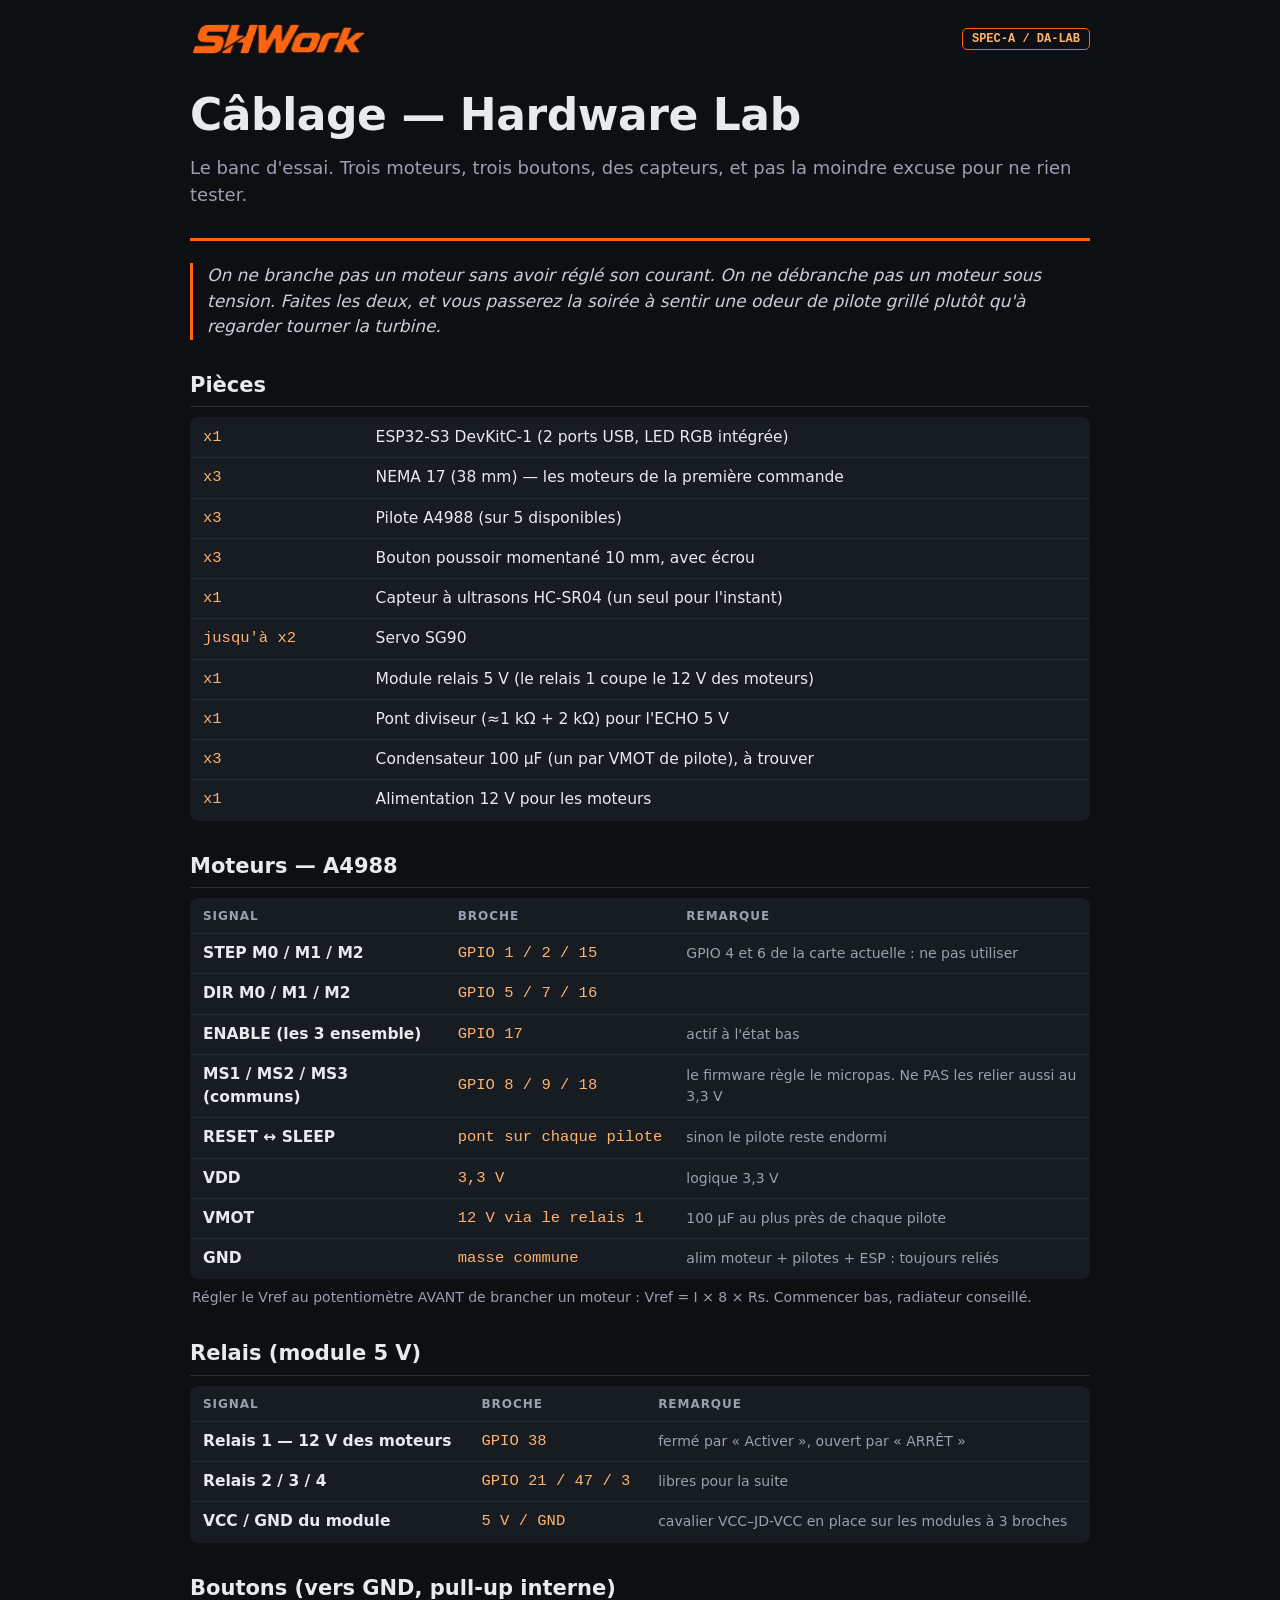
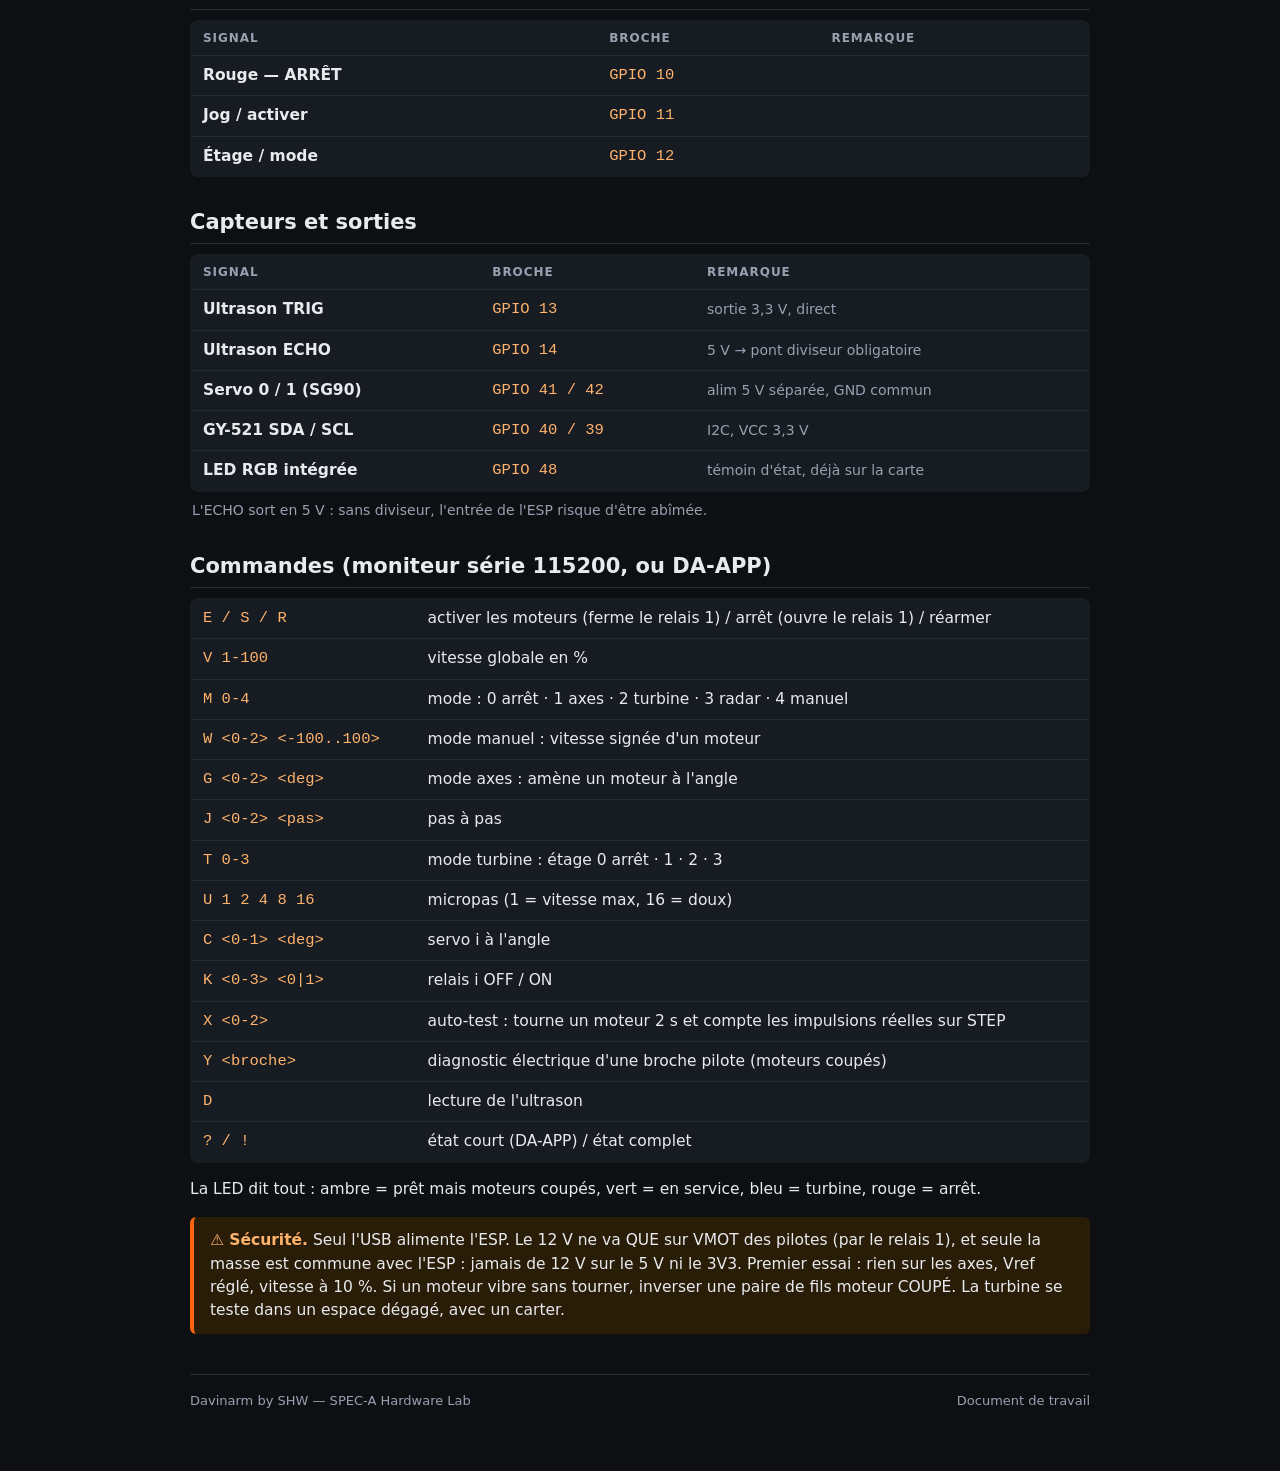
<file: web/docs/cablage_hardware_lab.html>
<!doctype html><html lang="fr"><head><meta charset="utf-8"><meta name="viewport" content="width=device-width,initial-scale=1"><title>Câblage — Hardware Lab</title>
<style>
:root{--bg:#0d0f13;--p:#171b22;--l:#262c36;--t:#e8eaee;--m:#98a1b0;--a:#ff6410;--a2:#ffb36b}
*{box-sizing:border-box}body{margin:0;background:var(--bg);color:var(--t);font:15.5px/1.5 "Segoe UI",system-ui,sans-serif}
.w{max-width:940px;margin:auto;padding:0 20px 60px}
header{border-bottom:3px solid var(--a);padding:22px 0 30px;margin-bottom:8px}
.top{display:flex;align-items:center;gap:14px;margin-bottom:26px}.logo{height:34px}.logo-txt{font-size:22px;color:var(--a)}
.code{margin-left:auto;font:600 12px Consolas,monospace;border:1px solid var(--a);color:var(--a2);padding:3px 9px;border-radius:5px}
h1{font-size:clamp(28px,5vw,44px);margin:0 0 6px;letter-spacing:-.01em}
.st{color:var(--m);margin:0;font-size:18px}
.lead{font-size:17px;color:#c9cfd9;font-style:italic;border-left:3px solid var(--a);padding-left:14px;margin:22px 0}
h2{font-size:21px;margin:30px 0 10px;border-bottom:1px solid var(--l);padding-bottom:5px}
.t{width:100%;border-collapse:collapse;background:var(--p);border:1px solid var(--l);border-radius:8px;overflow:hidden}
.t td,.t th{padding:8px 12px;border-bottom:1px solid var(--l);text-align:left}.t tr:last-child td{border-bottom:0}
.t th{color:var(--m);font-size:12px;letter-spacing:.08em;text-transform:uppercase}
td.q,.pin{font-family:Consolas,monospace;color:var(--a2);white-space:nowrap}td.c{color:var(--m);font-size:14px}
ol.et{counter-reset:e;list-style:none;padding:0}ol.et li{counter-increment:e;position:relative;padding:10px 0 10px 44px;border-bottom:1px solid var(--l)}
ol.et li:before{content:counter(e);position:absolute;left:0;top:8px;width:28px;height:28px;background:var(--a);color:#160800;border-radius:50%;display:flex;align-items:center;justify-content:center;font-weight:700}
.note{color:var(--m);font-size:14px;margin:8px 2px}
.warn{background:#2a1d08;border-left:4px solid var(--a);border-radius:6px;padding:12px 16px;margin:16px 0}.warn b{color:var(--a2)}
.fig{background:var(--p);border:1px solid var(--l);border-radius:8px;padding:14px;overflow:auto}
footer{margin-top:40px;border-top:1px solid var(--l);padding-top:16px;color:var(--m);font-size:13px;display:flex;justify-content:space-between;gap:12px;flex-wrap:wrap}
@media print{body{background:#fff;color:#111}.t,.fig{background:#fff;border-color:#ccc}.lead,.st,td.c,.note,.t th,footer{color:#555}.warn{background:#f6efe2}h2{break-after:avoid}.t,ol.et li,.warn{break-inside:avoid}}
</style></head><body><div class="w">
<header><div class="top"><img class="logo" src="[data-uri]" alt="SHWork"><span class="code">SPEC-A / DA-LAB</span></div><h1>Câblage — Hardware Lab</h1><p class="st">Le banc d&#x27;essai. Trois moteurs, trois boutons, des capteurs, et pas la moindre excuse pour ne rien tester.</p></header>
<p class="lead">On ne branche pas un moteur sans avoir réglé son courant. On ne débranche pas un moteur sous tension. Faites les deux, et vous passerez la soirée à sentir une odeur de pilote grillé plutôt qu&#x27;à regarder tourner la turbine.</p><h2>Pièces</h2><table class="t"><tbody><tr><td class="q">x1</td><td>ESP32-S3 DevKitC-1 (2 ports USB, LED RGB intégrée)</td></tr><tr><td class="q">x3</td><td>NEMA 17 (38 mm) — les moteurs de la première commande</td></tr><tr><td class="q">x3</td><td>Pilote A4988 (sur 5 disponibles)</td></tr><tr><td class="q">x3</td><td>Bouton poussoir momentané 10 mm, avec écrou</td></tr><tr><td class="q">x1</td><td>Capteur à ultrasons HC-SR04 (un seul pour l&#x27;instant)</td></tr><tr><td class="q">jusqu&#x27;à x2</td><td>Servo SG90</td></tr><tr><td class="q">x1</td><td>Module relais 5 V (le relais 1 coupe le 12 V des moteurs)</td></tr><tr><td class="q">x1</td><td>Pont diviseur (≈1 kΩ + 2 kΩ) pour l&#x27;ECHO 5 V</td></tr><tr><td class="q">x3</td><td>Condensateur 100 µF (un par VMOT de pilote), à trouver</td></tr><tr><td class="q">x1</td><td>Alimentation 12 V pour les moteurs</td></tr></tbody></table><h2>Moteurs — A4988</h2><table class="t cab"><thead><tr><th>Signal</th><th>Broche</th><th>Remarque</th></tr></thead><tbody><tr><td><b>STEP M0 / M1 / M2</b></td><td class="pin">GPIO 1 / 2 / 15</td><td class="c">GPIO 4 et 6 de la carte actuelle : ne pas utiliser</td></tr><tr><td><b>DIR M0 / M1 / M2</b></td><td class="pin">GPIO 5 / 7 / 16</td><td></td></tr><tr><td><b>ENABLE (les 3 ensemble)</b></td><td class="pin">GPIO 17</td><td class="c">actif à l&#x27;état bas</td></tr><tr><td><b>MS1 / MS2 / MS3 (communs)</b></td><td class="pin">GPIO 8 / 9 / 18</td><td class="c">le firmware règle le micropas. Ne PAS les relier aussi au 3,3 V</td></tr><tr><td><b>RESET ↔ SLEEP</b></td><td class="pin">pont sur chaque pilote</td><td class="c">sinon le pilote reste endormi</td></tr><tr><td><b>VDD</b></td><td class="pin">3,3 V</td><td class="c">logique 3,3 V</td></tr><tr><td><b>VMOT</b></td><td class="pin">12 V via le relais 1</td><td class="c">100 µF au plus près de chaque pilote</td></tr><tr><td><b>GND</b></td><td class="pin">masse commune</td><td class="c">alim moteur + pilotes + ESP : toujours reliés</td></tr></tbody></table><p class="note">Régler le Vref au potentiomètre AVANT de brancher un moteur : Vref = I × 8 × Rs. Commencer bas, radiateur conseillé.</p><h2>Relais (module 5 V)</h2><table class="t cab"><thead><tr><th>Signal</th><th>Broche</th><th>Remarque</th></tr></thead><tbody><tr><td><b>Relais 1 — 12 V des moteurs</b></td><td class="pin">GPIO 38</td><td class="c">fermé par « Activer », ouvert par « ARRÊT »</td></tr><tr><td><b>Relais 2 / 3 / 4</b></td><td class="pin">GPIO 21 / 47 / 3</td><td class="c">libres pour la suite</td></tr><tr><td><b>VCC / GND du module</b></td><td class="pin">5 V / GND</td><td class="c">cavalier VCC–JD-VCC en place sur les modules à 3 broches</td></tr></tbody></table><h2>Boutons (vers GND, pull-up interne)</h2><table class="t cab"><thead><tr><th>Signal</th><th>Broche</th><th>Remarque</th></tr></thead><tbody><tr><td><b>Rouge — ARRÊT</b></td><td class="pin">GPIO 10</td><td></td></tr><tr><td><b>Jog / activer</b></td><td class="pin">GPIO 11</td><td></td></tr><tr><td><b>Étage / mode</b></td><td class="pin">GPIO 12</td><td></td></tr></tbody></table><h2>Capteurs et sorties</h2><table class="t cab"><thead><tr><th>Signal</th><th>Broche</th><th>Remarque</th></tr></thead><tbody><tr><td><b>Ultrason TRIG</b></td><td class="pin">GPIO 13</td><td class="c">sortie 3,3 V, direct</td></tr><tr><td><b>Ultrason ECHO</b></td><td class="pin">GPIO 14</td><td class="c">5 V → pont diviseur obligatoire</td></tr><tr><td><b>Servo 0 / 1 (SG90)</b></td><td class="pin">GPIO 41 / 42</td><td class="c">alim 5 V séparée, GND commun</td></tr><tr><td><b>GY-521 SDA / SCL</b></td><td class="pin">GPIO 40 / 39</td><td class="c">I2C, VCC 3,3 V</td></tr><tr><td><b>LED RGB intégrée</b></td><td class="pin">GPIO 48</td><td class="c">témoin d&#x27;état, déjà sur la carte</td></tr></tbody></table><p class="note">L&#x27;ECHO sort en 5 V : sans diviseur, l&#x27;entrée de l&#x27;ESP risque d&#x27;être abîmée.</p><h2>Commandes (moniteur série 115200, ou DA-APP)</h2><table class="t cmd"><tbody><tr><td class="pin">E / S / R</td><td>activer les moteurs (ferme le relais 1) / arrêt (ouvre le relais 1) / réarmer</td></tr><tr><td class="pin">V 1-100</td><td>vitesse globale en %</td></tr><tr><td class="pin">M 0-4</td><td>mode : 0 arrêt · 1 axes · 2 turbine · 3 radar · 4 manuel</td></tr><tr><td class="pin">W &lt;0-2&gt; &lt;-100..100&gt;</td><td>mode manuel : vitesse signée d&#x27;un moteur</td></tr><tr><td class="pin">G &lt;0-2&gt; &lt;deg&gt;</td><td>mode axes : amène un moteur à l&#x27;angle</td></tr><tr><td class="pin">J &lt;0-2&gt; &lt;pas&gt;</td><td>pas à pas</td></tr><tr><td class="pin">T 0-3</td><td>mode turbine : étage 0 arrêt · 1 · 2 · 3</td></tr><tr><td class="pin">U 1 2 4 8 16</td><td>micropas (1 = vitesse max, 16 = doux)</td></tr><tr><td class="pin">C &lt;0-1&gt; &lt;deg&gt;</td><td>servo i à l&#x27;angle</td></tr><tr><td class="pin">K &lt;0-3&gt; &lt;0|1&gt;</td><td>relais i OFF / ON</td></tr><tr><td class="pin">X &lt;0-2&gt;</td><td>auto-test : tourne un moteur 2 s et compte les impulsions réelles sur STEP</td></tr><tr><td class="pin">Y &lt;broche&gt;</td><td>diagnostic électrique d&#x27;une broche pilote (moteurs coupés)</td></tr><tr><td class="pin">D</td><td>lecture de l&#x27;ultrason</td></tr><tr><td class="pin">? / !</td><td>état court (DA-APP) / état complet</td></tr></tbody></table><p>La LED dit tout : ambre = prêt mais moteurs coupés, vert = en service, bleu = turbine, rouge = arrêt.</p><div class="warn"><b>⚠ Sécurité.</b> Seul l&#x27;USB alimente l&#x27;ESP. Le 12 V ne va QUE sur VMOT des pilotes (par le relais 1), et seule la masse est commune avec l&#x27;ESP : jamais de 12 V sur le 5 V ni le 3V3. Premier essai : rien sur les axes, Vref réglé, vitesse à 10 %. Si un moteur vibre sans tourner, inverser une paire de fils moteur COUPÉ. La turbine se teste dans un espace dégagé, avec un carter.</div>
<footer><span>Davinarm by SHW — SPEC-A Hardware Lab</span><span>Document de travail</span></footer>
</div></body></html>
</file>
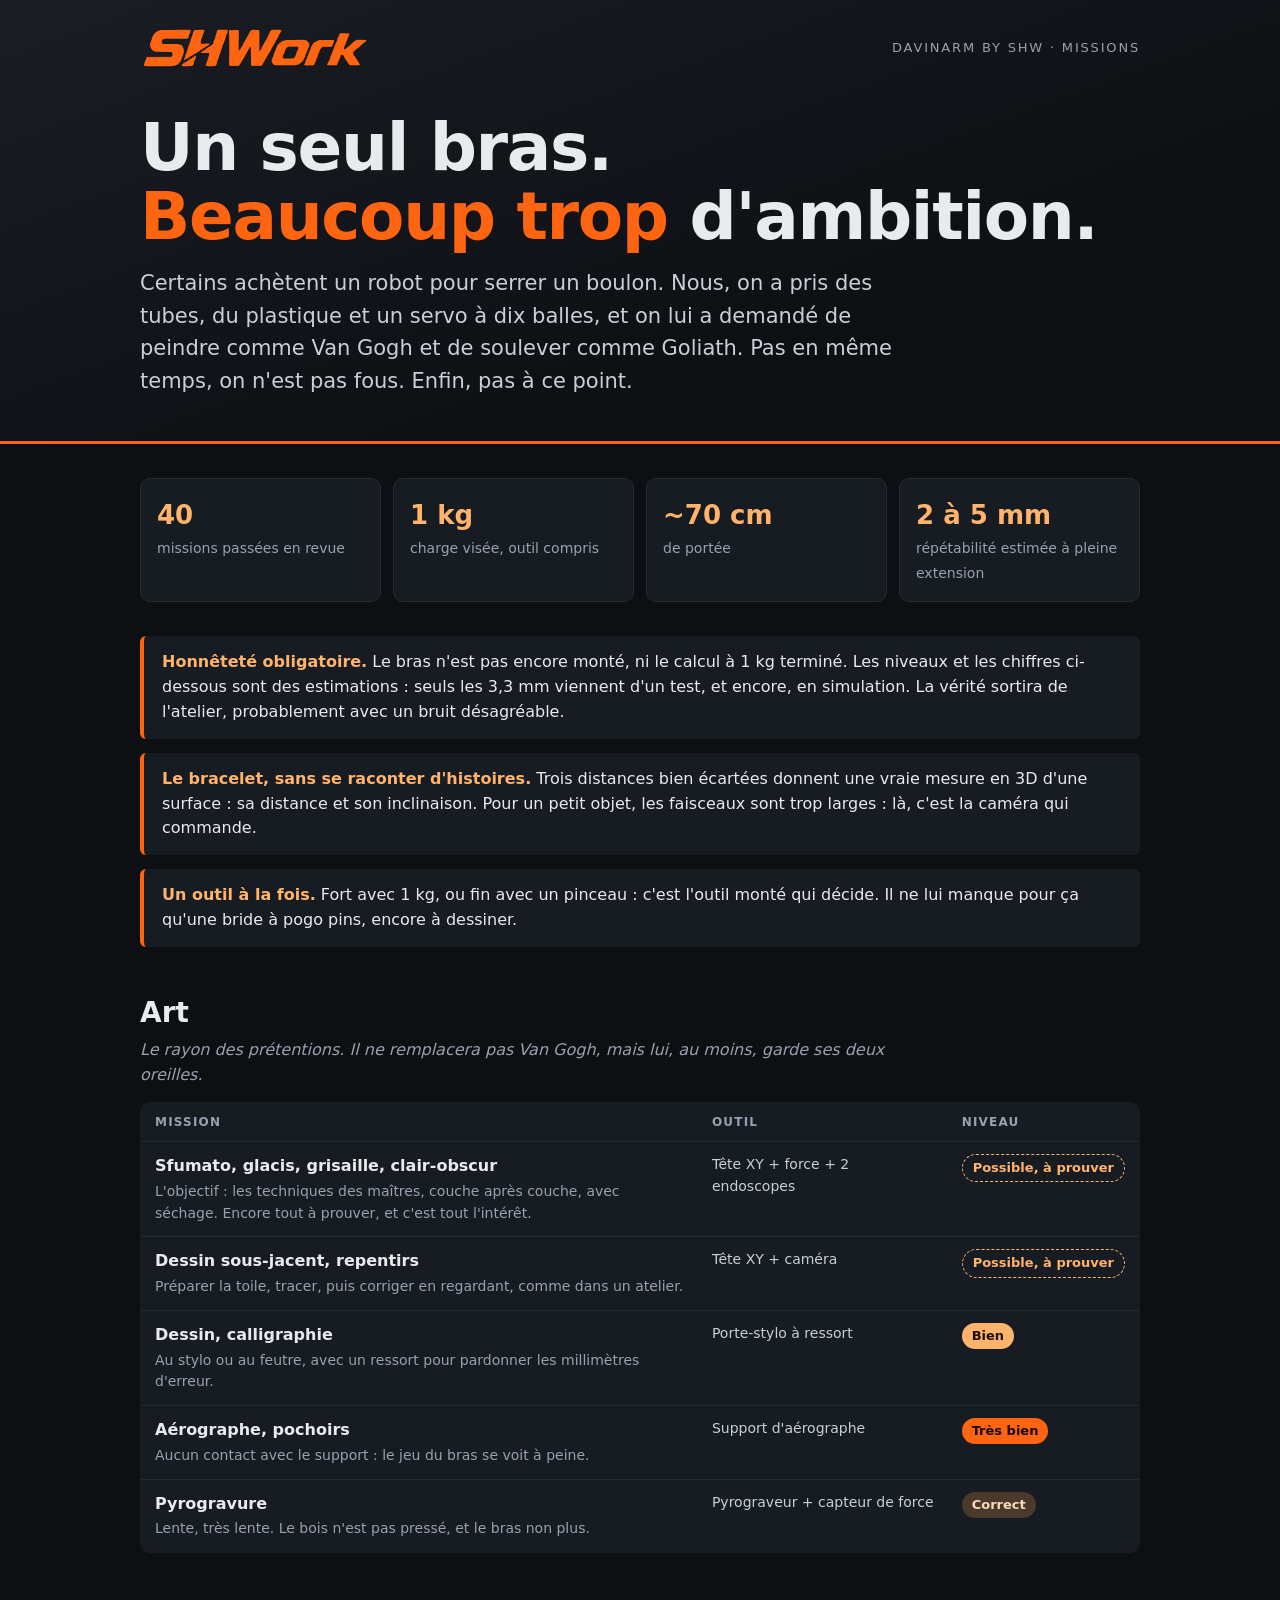
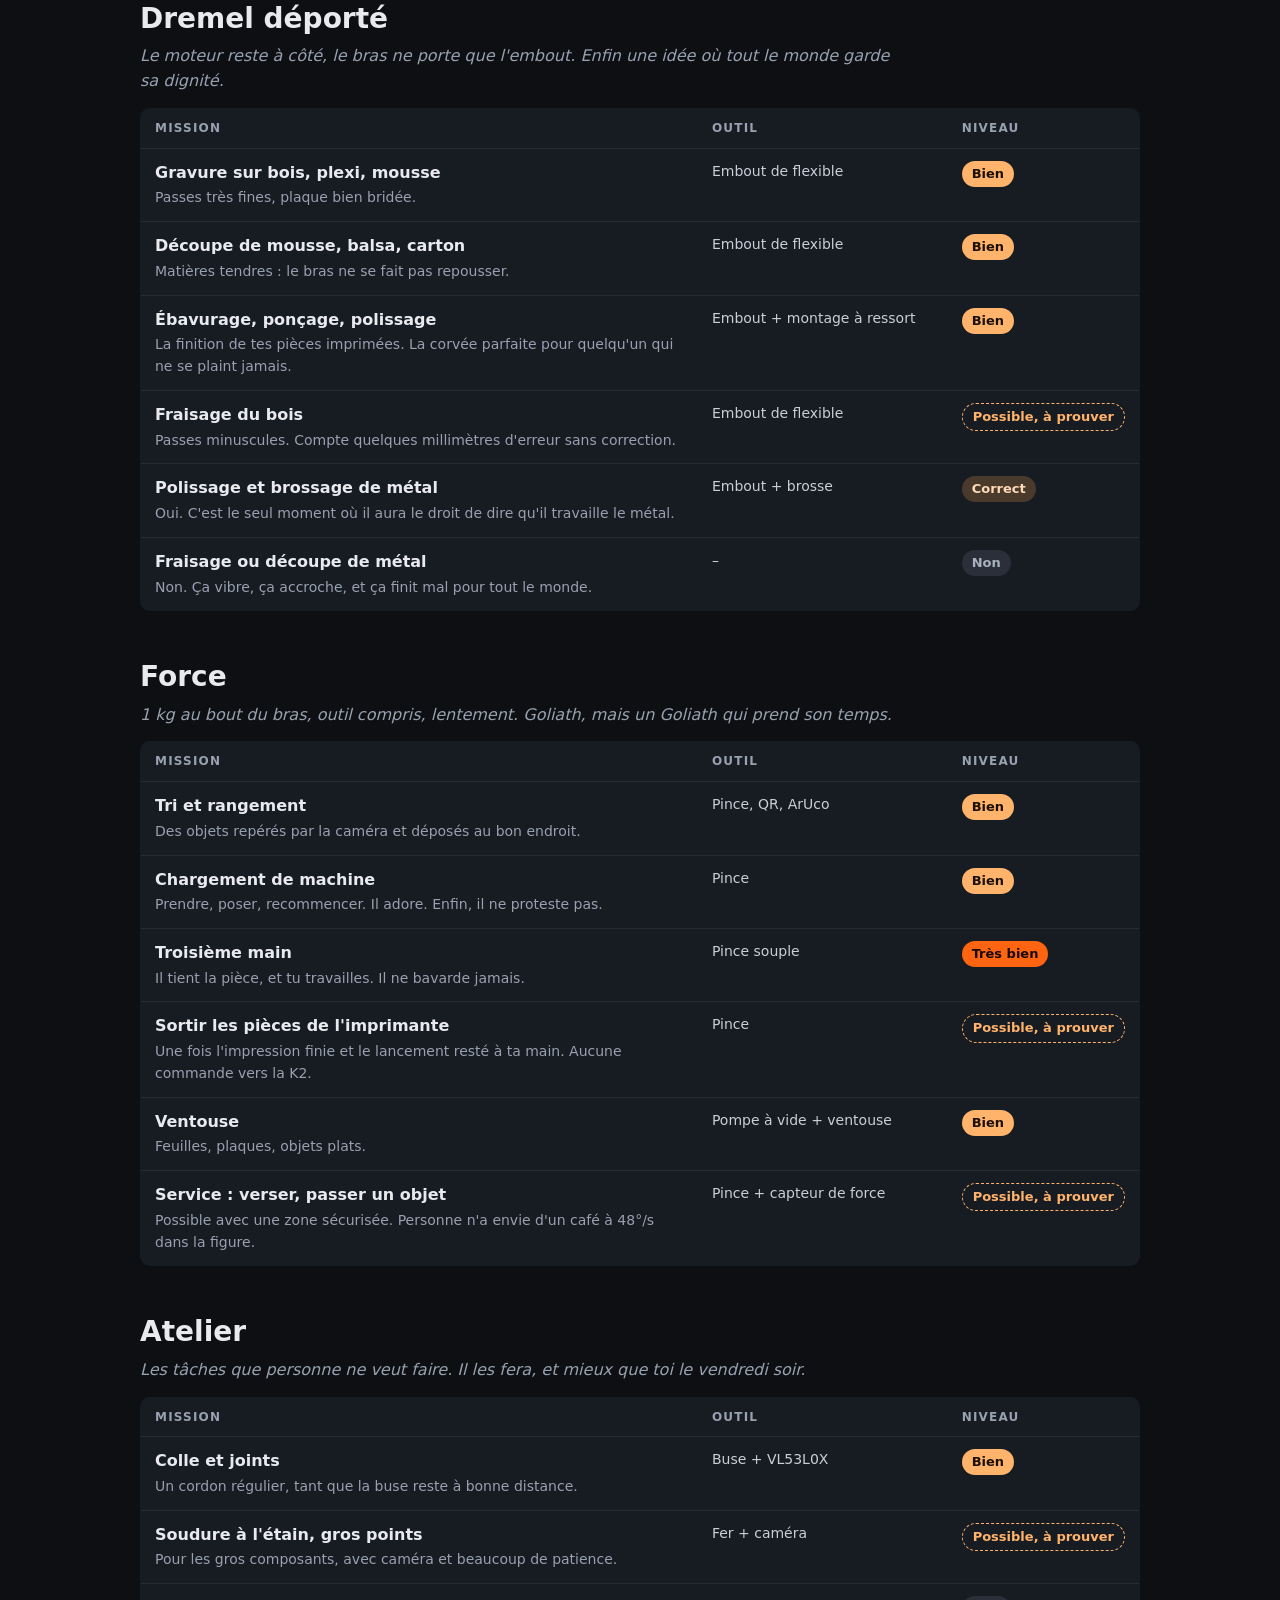
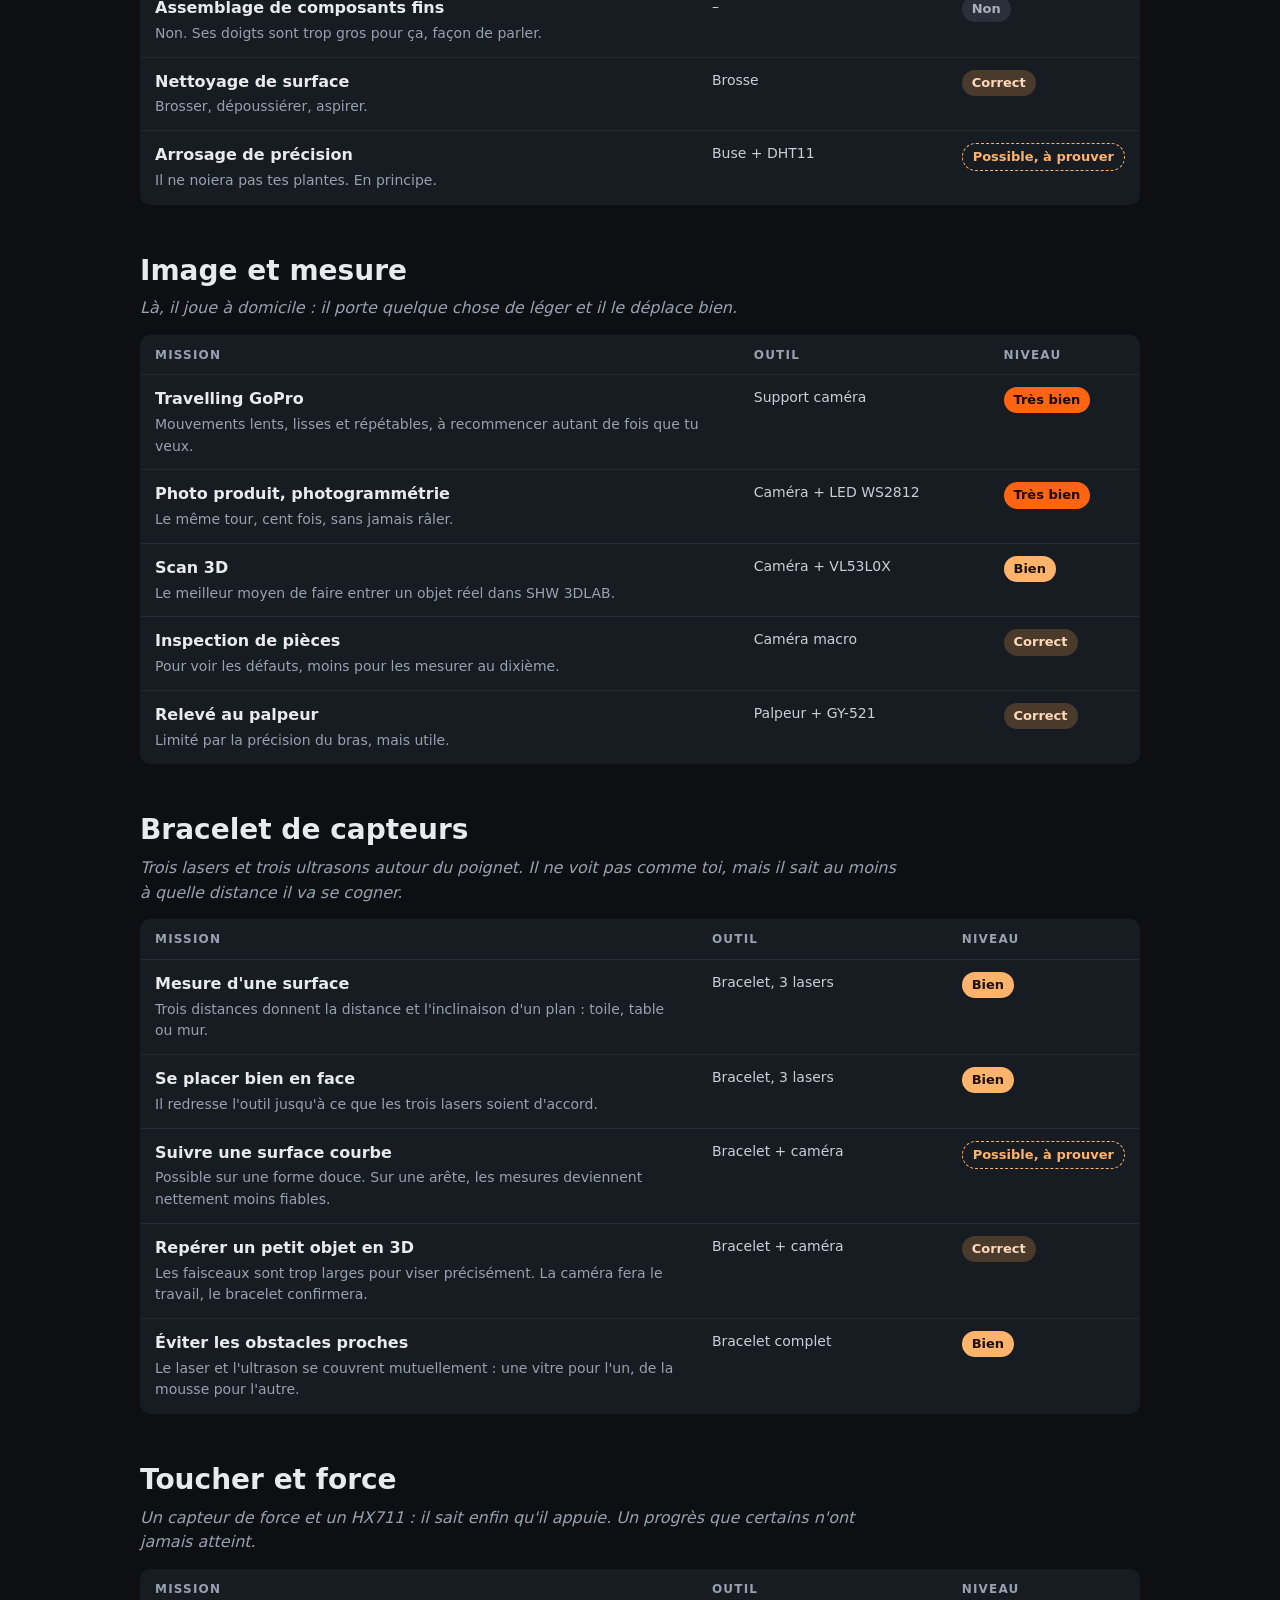
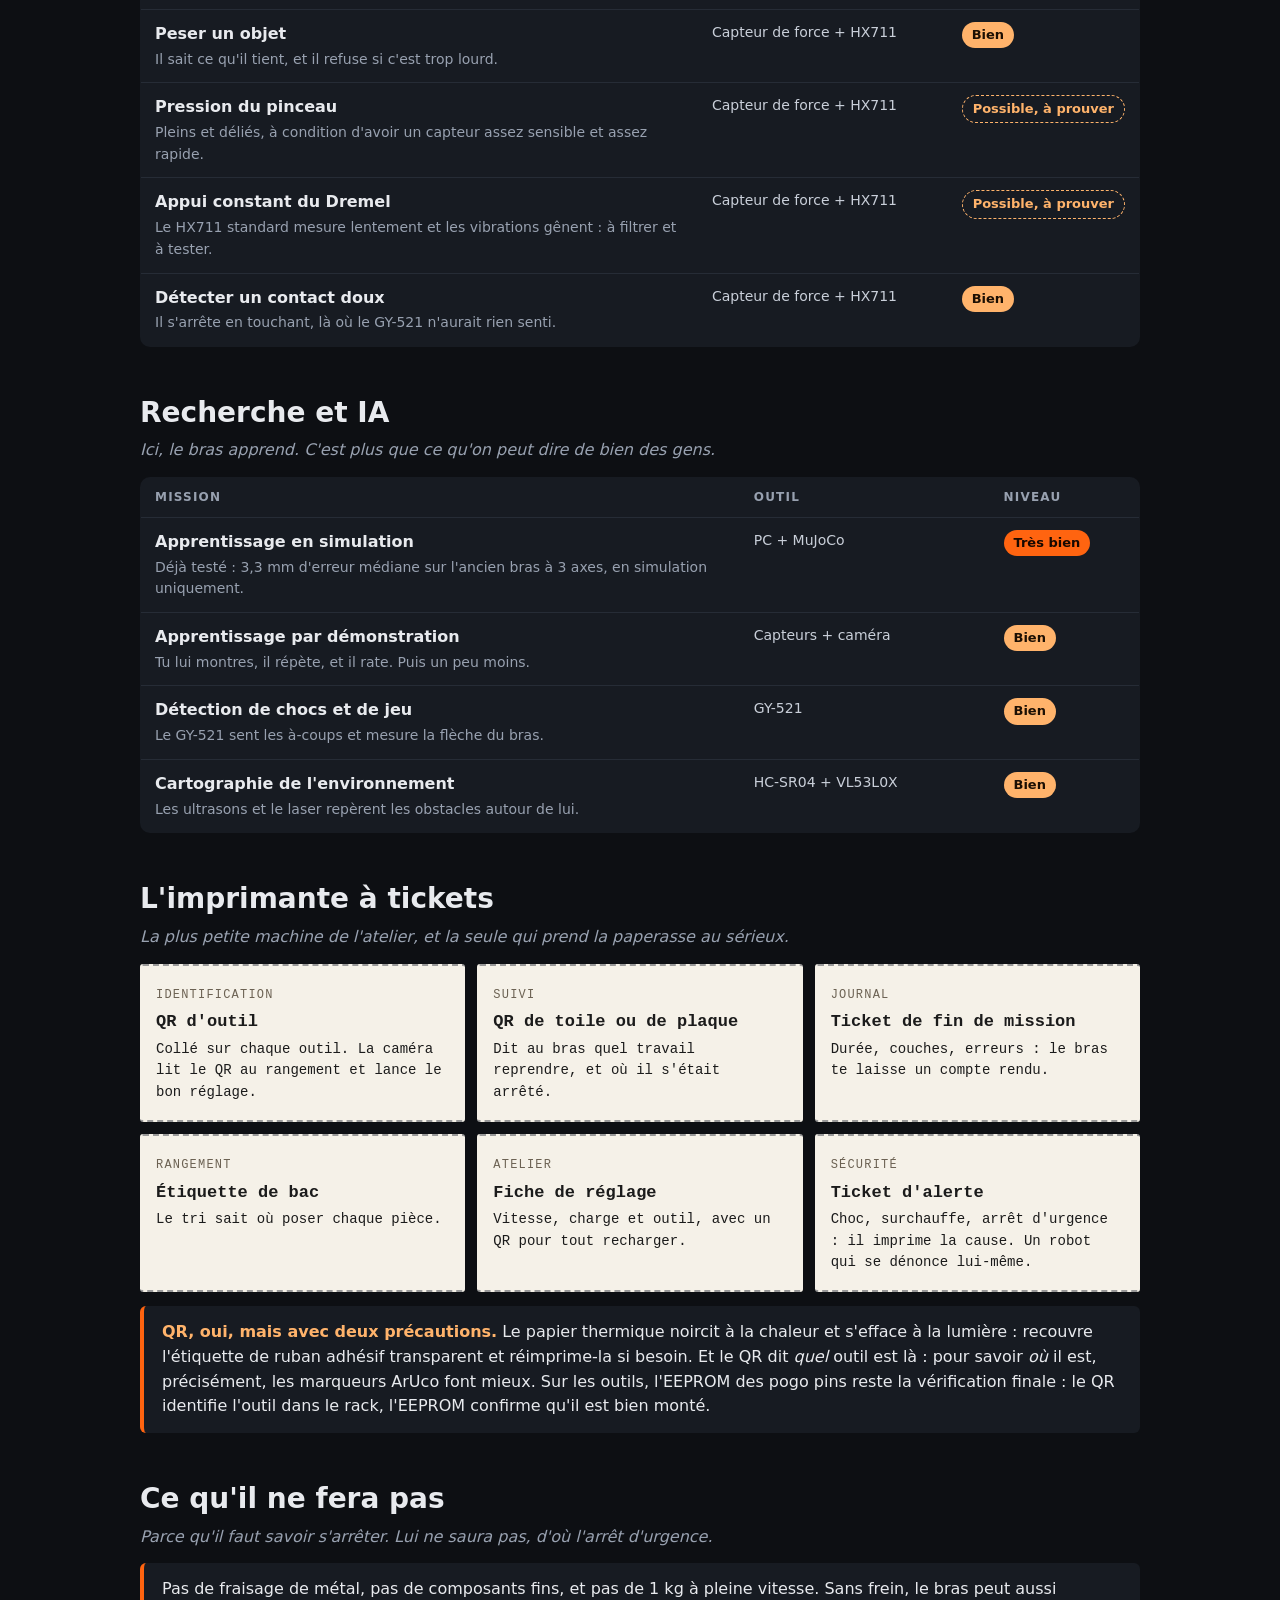
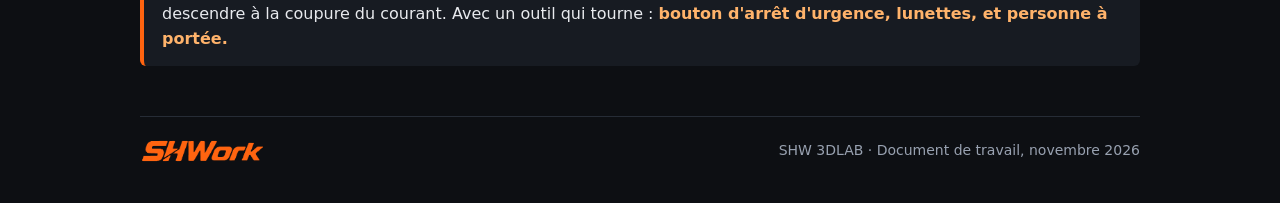
<file: web/docs/Davinarm_missions.html>
<!doctype html><html lang="fr"><head><meta charset="utf-8"><meta name="viewport" content="width=device-width,initial-scale=1"><title>Davinarm Missions</title>
<style>
:root{--bg:#0d0f13;--panel:#171b22;--line:#262c36;--text:#e8eaee;--mute:#98a1b0;--acc:#ff6410;--acc2:#ffb36b}
*{box-sizing:border-box}body{margin:0;background:var(--bg);color:var(--text);font:16px/1.55 "Segoe UI",system-ui,sans-serif}
.w{max-width:1040px;margin:auto;padding:0 20px}
header{border-bottom:3px solid var(--acc);padding:26px 0 44px;background:linear-gradient(160deg,#1a1d24,#0d0f13 70%)}
.top{display:flex;justify-content:space-between;align-items:center;gap:16px;margin-bottom:44px}.logo{height:44px;display:block}
.tag{color:var(--mute);font-size:13px;letter-spacing:.14em;text-transform:uppercase;text-align:right}
h1{font-size:clamp(36px,7vw,66px);line-height:1.04;margin:0 0 16px;letter-spacing:-.02em;text-wrap:balance}h1 em{font-style:normal;color:var(--acc)}
.lead{font-size:clamp(17px,2.2vw,21px);max-width:780px;color:#c9cfd9;margin:0}
.kpi{display:grid;grid-template-columns:repeat(auto-fit,minmax(170px,1fr));gap:12px;margin:34px 0}.kpi div{background:var(--panel);border:1px solid var(--line);border-radius:10px;padding:16px}
.kpi b{display:block;font-size:26px;color:var(--acc2);font-variant-numeric:tabular-nums}.kpi span{color:var(--mute);font-size:14px}
h2{font-size:28px;margin:44px 0 4px}.acc{color:var(--mute);margin:0 0 14px;font-style:italic;max-width:760px}
table{width:100%;border-collapse:collapse;background:var(--panel);border:1px solid var(--line);border-radius:10px;overflow:hidden}
th{text-align:left;color:var(--mute);font-size:12px;letter-spacing:.1em;text-transform:uppercase;padding:10px 14px;border-bottom:1px solid var(--line)}
td{padding:12px 14px;border-bottom:1px solid var(--line);vertical-align:top}tr:last-child td{border-bottom:0}td small{display:block;color:var(--mute);font-size:14px;margin-top:2px}
td:nth-child(2){width:25%;color:#c9cfd9;font-size:14px}td:nth-child(3){width:150px}
.n{display:inline-block;padding:3px 10px;border-radius:99px;font-size:13px;font-weight:600;white-space:nowrap}
.n4{background:#ff6410;color:#160800}.n3{background:#ffb36b;color:#1c0f03}.n2{background:#4a3a2c;color:#ffd9b8}.n1{background:transparent;border:1px dashed #ffb36b;color:#ffb36b}.n0{background:#2a2f39;color:#a9b1bf}
.tks{display:grid;grid-template-columns:repeat(auto-fit,minmax(250px,1fr));gap:12px}.tk{background:#f5f1e8;color:#1b1b1b;padding:16px;border-radius:3px;border-top:2px dashed #999;border-bottom:2px dashed #999;font-family:Consolas,monospace}
.tk i{font-style:normal;font-size:12px;letter-spacing:.1em;text-transform:uppercase;color:#6c6253}.tk b{display:block;font-size:17px;margin:3px 0}.tk p{margin:0;font-size:14px}
.note{background:var(--panel);border-left:4px solid var(--acc);border-radius:6px;padding:14px 18px;margin:14px 0}.note b{color:var(--acc2)}
footer{margin-top:50px;border-top:1px solid var(--line);padding:22px 0 40px;color:var(--mute);font-size:14px;display:flex;justify-content:space-between;gap:16px;flex-wrap:wrap;align-items:center}footer img{height:24px}
@media(max-width:680px){thead{display:none}table,tbody,tr,td{display:block;width:100%!important}tr{border-bottom:1px solid var(--line)}tr:last-child{border:0}td{border:0;padding:6px 14px}td:first-child{padding-top:12px}td:last-child{padding-bottom:12px}.top{flex-direction:column;align-items:flex-start}.tag{text-align:left}}
@media print{body{background:#fff;color:#111}header{background:none}table,.kpi div,.note{background:#fff;border-color:#ccc}.acc,td small,.kpi span,th,footer{color:#555}section{break-inside:avoid}}
</style></head><body>
<header><div class="w"><div class="top"><img class="logo" src="[data-uri]" alt="SHWork"><div class="tag">Davinarm by SHW · Missions</div></div>
<h1>Un seul bras.<br><em>Beaucoup trop</em> d'ambition.</h1>
<p class="lead">Certains achètent un robot pour serrer un boulon. Nous, on a pris des tubes, du plastique et un servo à dix balles, et on lui a demandé de peindre comme Van Gogh et de soulever comme Goliath. Pas en même temps, on n'est pas fous. Enfin, pas à ce point.</p></div></header>
<main class="w">
<div class="kpi"><div><b>40</b><span>missions passées en revue</span></div><div><b>1 kg</b><span>charge visée, outil compris</span></div><div><b>~70 cm</b><span>de portée</span></div><div><b>2 à 5 mm</b><span>répétabilité estimée à pleine extension</span></div></div>
<div class="note"><b>Honnêteté obligatoire.</b> Le bras n'est pas encore monté, ni le calcul à 1 kg terminé. Les niveaux et les chiffres ci-dessous sont des estimations : seuls les 3,3 mm viennent d'un test, et encore, en simulation. La vérité sortira de l'atelier, probablement avec un bruit désagréable.</div>
<div class="note"><b>Le bracelet, sans se raconter d'histoires.</b> Trois distances bien écartées donnent une vraie mesure en 3D d'une surface : sa distance et son inclinaison. Pour un petit objet, les faisceaux sont trop larges : là, c'est la caméra qui commande.</div>
<div class="note"><b>Un outil à la fois.</b> Fort avec 1 kg, ou fin avec un pinceau : c'est l'outil monté qui décide. Il ne lui manque pour ça qu'une bride à pogo pins, encore à dessiner.</div>
<section><h2>Art</h2><p class="acc">Le rayon des prétentions. Il ne remplacera pas Van Gogh, mais lui, au moins, garde ses deux oreilles.</p><table><thead><tr><th>Mission</th><th>Outil</th><th>Niveau</th></tr></thead><tbody><tr><td data-l="Mission"><b>Sfumato, glacis, grisaille, clair-obscur</b><small>L'objectif : les techniques des maîtres, couche après couche, avec séchage. Encore tout à prouver, et c'est tout l'intérêt.</small></td><td data-l="Outil">Tête XY + force + 2 endoscopes</td><td data-l="Niveau"><span class="n n1">Possible, à prouver</span></td></tr><tr><td data-l="Mission"><b>Dessin sous-jacent, repentirs</b><small>Préparer la toile, tracer, puis corriger en regardant, comme dans un atelier.</small></td><td data-l="Outil">Tête XY + caméra</td><td data-l="Niveau"><span class="n n1">Possible, à prouver</span></td></tr><tr><td data-l="Mission"><b>Dessin, calligraphie</b><small>Au stylo ou au feutre, avec un ressort pour pardonner les millimètres d'erreur.</small></td><td data-l="Outil">Porte-stylo à ressort</td><td data-l="Niveau"><span class="n n3">Bien</span></td></tr><tr><td data-l="Mission"><b>Aérographe, pochoirs</b><small>Aucun contact avec le support : le jeu du bras se voit à peine.</small></td><td data-l="Outil">Support d'aérographe</td><td data-l="Niveau"><span class="n n4">Très bien</span></td></tr><tr><td data-l="Mission"><b>Pyrogravure</b><small>Lente, très lente. Le bois n'est pas pressé, et le bras non plus.</small></td><td data-l="Outil">Pyrograveur + capteur de force</td><td data-l="Niveau"><span class="n n2">Correct</span></td></tr></tbody></table></section><section><h2>Dremel déporté</h2><p class="acc">Le moteur reste à côté, le bras ne porte que l'embout. Enfin une idée où tout le monde garde sa dignité.</p><table><thead><tr><th>Mission</th><th>Outil</th><th>Niveau</th></tr></thead><tbody><tr><td data-l="Mission"><b>Gravure sur bois, plexi, mousse</b><small>Passes très fines, plaque bien bridée.</small></td><td data-l="Outil">Embout de flexible</td><td data-l="Niveau"><span class="n n3">Bien</span></td></tr><tr><td data-l="Mission"><b>Découpe de mousse, balsa, carton</b><small>Matières tendres : le bras ne se fait pas repousser.</small></td><td data-l="Outil">Embout de flexible</td><td data-l="Niveau"><span class="n n3">Bien</span></td></tr><tr><td data-l="Mission"><b>Ébavurage, ponçage, polissage</b><small>La finition de tes pièces imprimées. La corvée parfaite pour quelqu'un qui ne se plaint jamais.</small></td><td data-l="Outil">Embout + montage à ressort</td><td data-l="Niveau"><span class="n n3">Bien</span></td></tr><tr><td data-l="Mission"><b>Fraisage du bois</b><small>Passes minuscules. Compte quelques millimètres d'erreur sans correction.</small></td><td data-l="Outil">Embout de flexible</td><td data-l="Niveau"><span class="n n1">Possible, à prouver</span></td></tr><tr><td data-l="Mission"><b>Polissage et brossage de métal</b><small>Oui. C'est le seul moment où il aura le droit de dire qu'il travaille le métal.</small></td><td data-l="Outil">Embout + brosse</td><td data-l="Niveau"><span class="n n2">Correct</span></td></tr><tr><td data-l="Mission"><b>Fraisage ou découpe de métal</b><small>Non. Ça vibre, ça accroche, et ça finit mal pour tout le monde.</small></td><td data-l="Outil">–</td><td data-l="Niveau"><span class="n n0">Non</span></td></tr></tbody></table></section><section><h2>Force</h2><p class="acc">1 kg au bout du bras, outil compris, lentement. Goliath, mais un Goliath qui prend son temps.</p><table><thead><tr><th>Mission</th><th>Outil</th><th>Niveau</th></tr></thead><tbody><tr><td data-l="Mission"><b>Tri et rangement</b><small>Des objets repérés par la caméra et déposés au bon endroit.</small></td><td data-l="Outil">Pince, QR, ArUco</td><td data-l="Niveau"><span class="n n3">Bien</span></td></tr><tr><td data-l="Mission"><b>Chargement de machine</b><small>Prendre, poser, recommencer. Il adore. Enfin, il ne proteste pas.</small></td><td data-l="Outil">Pince</td><td data-l="Niveau"><span class="n n3">Bien</span></td></tr><tr><td data-l="Mission"><b>Troisième main</b><small>Il tient la pièce, et tu travailles. Il ne bavarde jamais.</small></td><td data-l="Outil">Pince souple</td><td data-l="Niveau"><span class="n n4">Très bien</span></td></tr><tr><td data-l="Mission"><b>Sortir les pièces de l'imprimante</b><small>Une fois l'impression finie et le lancement resté à ta main. Aucune commande vers la K2.</small></td><td data-l="Outil">Pince</td><td data-l="Niveau"><span class="n n1">Possible, à prouver</span></td></tr><tr><td data-l="Mission"><b>Ventouse</b><small>Feuilles, plaques, objets plats.</small></td><td data-l="Outil">Pompe à vide + ventouse</td><td data-l="Niveau"><span class="n n3">Bien</span></td></tr><tr><td data-l="Mission"><b>Service : verser, passer un objet</b><small>Possible avec une zone sécurisée. Personne n'a envie d'un café à 48°/s dans la figure.</small></td><td data-l="Outil">Pince + capteur de force</td><td data-l="Niveau"><span class="n n1">Possible, à prouver</span></td></tr></tbody></table></section><section><h2>Atelier</h2><p class="acc">Les tâches que personne ne veut faire. Il les fera, et mieux que toi le vendredi soir.</p><table><thead><tr><th>Mission</th><th>Outil</th><th>Niveau</th></tr></thead><tbody><tr><td data-l="Mission"><b>Colle et joints</b><small>Un cordon régulier, tant que la buse reste à bonne distance.</small></td><td data-l="Outil">Buse + VL53L0X</td><td data-l="Niveau"><span class="n n3">Bien</span></td></tr><tr><td data-l="Mission"><b>Soudure à l'étain, gros points</b><small>Pour les gros composants, avec caméra et beaucoup de patience.</small></td><td data-l="Outil">Fer + caméra</td><td data-l="Niveau"><span class="n n1">Possible, à prouver</span></td></tr><tr><td data-l="Mission"><b>Assemblage de composants fins</b><small>Non. Ses doigts sont trop gros pour ça, façon de parler.</small></td><td data-l="Outil">–</td><td data-l="Niveau"><span class="n n0">Non</span></td></tr><tr><td data-l="Mission"><b>Nettoyage de surface</b><small>Brosser, dépoussiérer, aspirer.</small></td><td data-l="Outil">Brosse</td><td data-l="Niveau"><span class="n n2">Correct</span></td></tr><tr><td data-l="Mission"><b>Arrosage de précision</b><small>Il ne noiera pas tes plantes. En principe.</small></td><td data-l="Outil">Buse + DHT11</td><td data-l="Niveau"><span class="n n1">Possible, à prouver</span></td></tr></tbody></table></section><section><h2>Image et mesure</h2><p class="acc">Là, il joue à domicile : il porte quelque chose de léger et il le déplace bien.</p><table><thead><tr><th>Mission</th><th>Outil</th><th>Niveau</th></tr></thead><tbody><tr><td data-l="Mission"><b>Travelling GoPro</b><small>Mouvements lents, lisses et répétables, à recommencer autant de fois que tu veux.</small></td><td data-l="Outil">Support caméra</td><td data-l="Niveau"><span class="n n4">Très bien</span></td></tr><tr><td data-l="Mission"><b>Photo produit, photogrammétrie</b><small>Le même tour, cent fois, sans jamais râler.</small></td><td data-l="Outil">Caméra + LED WS2812</td><td data-l="Niveau"><span class="n n4">Très bien</span></td></tr><tr><td data-l="Mission"><b>Scan 3D</b><small>Le meilleur moyen de faire entrer un objet réel dans SHW 3DLAB.</small></td><td data-l="Outil">Caméra + VL53L0X</td><td data-l="Niveau"><span class="n n3">Bien</span></td></tr><tr><td data-l="Mission"><b>Inspection de pièces</b><small>Pour voir les défauts, moins pour les mesurer au dixième.</small></td><td data-l="Outil">Caméra macro</td><td data-l="Niveau"><span class="n n2">Correct</span></td></tr><tr><td data-l="Mission"><b>Relevé au palpeur</b><small>Limité par la précision du bras, mais utile.</small></td><td data-l="Outil">Palpeur + GY-521</td><td data-l="Niveau"><span class="n n2">Correct</span></td></tr></tbody></table></section><section><h2>Bracelet de capteurs</h2><p class="acc">Trois lasers et trois ultrasons autour du poignet. Il ne voit pas comme toi, mais il sait au moins à quelle distance il va se cogner.</p><table><thead><tr><th>Mission</th><th>Outil</th><th>Niveau</th></tr></thead><tbody><tr><td data-l="Mission"><b>Mesure d'une surface</b><small>Trois distances donnent la distance et l'inclinaison d'un plan : toile, table ou mur.</small></td><td data-l="Outil">Bracelet, 3 lasers</td><td data-l="Niveau"><span class="n n3">Bien</span></td></tr><tr><td data-l="Mission"><b>Se placer bien en face</b><small>Il redresse l'outil jusqu'à ce que les trois lasers soient d'accord.</small></td><td data-l="Outil">Bracelet, 3 lasers</td><td data-l="Niveau"><span class="n n3">Bien</span></td></tr><tr><td data-l="Mission"><b>Suivre une surface courbe</b><small>Possible sur une forme douce. Sur une arête, les mesures deviennent nettement moins fiables.</small></td><td data-l="Outil">Bracelet + caméra</td><td data-l="Niveau"><span class="n n1">Possible, à prouver</span></td></tr><tr><td data-l="Mission"><b>Repérer un petit objet en 3D</b><small>Les faisceaux sont trop larges pour viser précisément. La caméra fera le travail, le bracelet confirmera.</small></td><td data-l="Outil">Bracelet + caméra</td><td data-l="Niveau"><span class="n n2">Correct</span></td></tr><tr><td data-l="Mission"><b>Éviter les obstacles proches</b><small>Le laser et l'ultrason se couvrent mutuellement : une vitre pour l'un, de la mousse pour l'autre.</small></td><td data-l="Outil">Bracelet complet</td><td data-l="Niveau"><span class="n n3">Bien</span></td></tr></tbody></table></section><section><h2>Toucher et force</h2><p class="acc">Un capteur de force et un HX711 : il sait enfin qu'il appuie. Un progrès que certains n'ont jamais atteint.</p><table><thead><tr><th>Mission</th><th>Outil</th><th>Niveau</th></tr></thead><tbody><tr><td data-l="Mission"><b>Peser un objet</b><small>Il sait ce qu'il tient, et il refuse si c'est trop lourd.</small></td><td data-l="Outil">Capteur de force + HX711</td><td data-l="Niveau"><span class="n n3">Bien</span></td></tr><tr><td data-l="Mission"><b>Pression du pinceau</b><small>Pleins et déliés, à condition d'avoir un capteur assez sensible et assez rapide.</small></td><td data-l="Outil">Capteur de force + HX711</td><td data-l="Niveau"><span class="n n1">Possible, à prouver</span></td></tr><tr><td data-l="Mission"><b>Appui constant du Dremel</b><small>Le HX711 standard mesure lentement et les vibrations gênent : à filtrer et à tester.</small></td><td data-l="Outil">Capteur de force + HX711</td><td data-l="Niveau"><span class="n n1">Possible, à prouver</span></td></tr><tr><td data-l="Mission"><b>Détecter un contact doux</b><small>Il s'arrête en touchant, là où le GY-521 n'aurait rien senti.</small></td><td data-l="Outil">Capteur de force + HX711</td><td data-l="Niveau"><span class="n n3">Bien</span></td></tr></tbody></table></section><section><h2>Recherche et IA</h2><p class="acc">Ici, le bras apprend. C'est plus que ce qu'on peut dire de bien des gens.</p><table><thead><tr><th>Mission</th><th>Outil</th><th>Niveau</th></tr></thead><tbody><tr><td data-l="Mission"><b>Apprentissage en simulation</b><small>Déjà testé : 3,3 mm d'erreur médiane sur l'ancien bras à 3 axes, en simulation uniquement.</small></td><td data-l="Outil">PC + MuJoCo</td><td data-l="Niveau"><span class="n n4">Très bien</span></td></tr><tr><td data-l="Mission"><b>Apprentissage par démonstration</b><small>Tu lui montres, il répète, et il rate. Puis un peu moins.</small></td><td data-l="Outil">Capteurs + caméra</td><td data-l="Niveau"><span class="n n3">Bien</span></td></tr><tr><td data-l="Mission"><b>Détection de chocs et de jeu</b><small>Le GY-521 sent les à-coups et mesure la flèche du bras.</small></td><td data-l="Outil">GY-521</td><td data-l="Niveau"><span class="n n3">Bien</span></td></tr><tr><td data-l="Mission"><b>Cartographie de l'environnement</b><small>Les ultrasons et le laser repèrent les obstacles autour de lui.</small></td><td data-l="Outil">HC-SR04 + VL53L0X</td><td data-l="Niveau"><span class="n n3">Bien</span></td></tr></tbody></table></section>
<section><h2>L'imprimante à tickets</h2><p class="acc">La plus petite machine de l'atelier, et la seule qui prend la paperasse au sérieux.</p><div class="tks"><div class="tk"><i>Identification</i><b>QR d'outil</b><p>Collé sur chaque outil. La caméra lit le QR au rangement et lance le bon réglage.</p></div><div class="tk"><i>Suivi</i><b>QR de toile ou de plaque</b><p>Dit au bras quel travail reprendre, et où il s'était arrêté.</p></div><div class="tk"><i>Journal</i><b>Ticket de fin de mission</b><p>Durée, couches, erreurs : le bras te laisse un compte rendu.</p></div><div class="tk"><i>Rangement</i><b>Étiquette de bac</b><p>Le tri sait où poser chaque pièce.</p></div><div class="tk"><i>Atelier</i><b>Fiche de réglage</b><p>Vitesse, charge et outil, avec un QR pour tout recharger.</p></div><div class="tk"><i>Sécurité</i><b>Ticket d'alerte</b><p>Choc, surchauffe, arrêt d'urgence : il imprime la cause. Un robot qui se dénonce lui-même.</p></div></div>
<div class="note"><b>QR, oui, mais avec deux précautions.</b> Le papier thermique noircit à la chaleur et s'efface à la lumière : recouvre l'étiquette de ruban adhésif transparent et réimprime-la si besoin. Et le QR dit <i>quel</i> outil est là : pour savoir <i>où</i> il est, précisément, les marqueurs ArUco font mieux. Sur les outils, l'EEPROM des pogo pins reste la vérification finale : le QR identifie l'outil dans le rack, l'EEPROM confirme qu'il est bien monté.</div></section>
<section><h2>Ce qu'il ne fera pas</h2><p class="acc">Parce qu'il faut savoir s'arrêter. Lui ne saura pas, d'où l'arrêt d'urgence.</p>
<div class="note">Pas de fraisage de métal, pas de composants fins, et pas de 1 kg à pleine vitesse. Sans frein, le bras peut aussi descendre à la coupure du courant. Avec un outil qui tourne : <b>bouton d'arrêt d'urgence, lunettes, et personne à portée.</b></div></section>
<footer><img src="[data-uri]" alt="SHWork"><span>SHW 3DLAB · Document de travail, novembre 2026</span></footer>
</main></body></html>
</file>
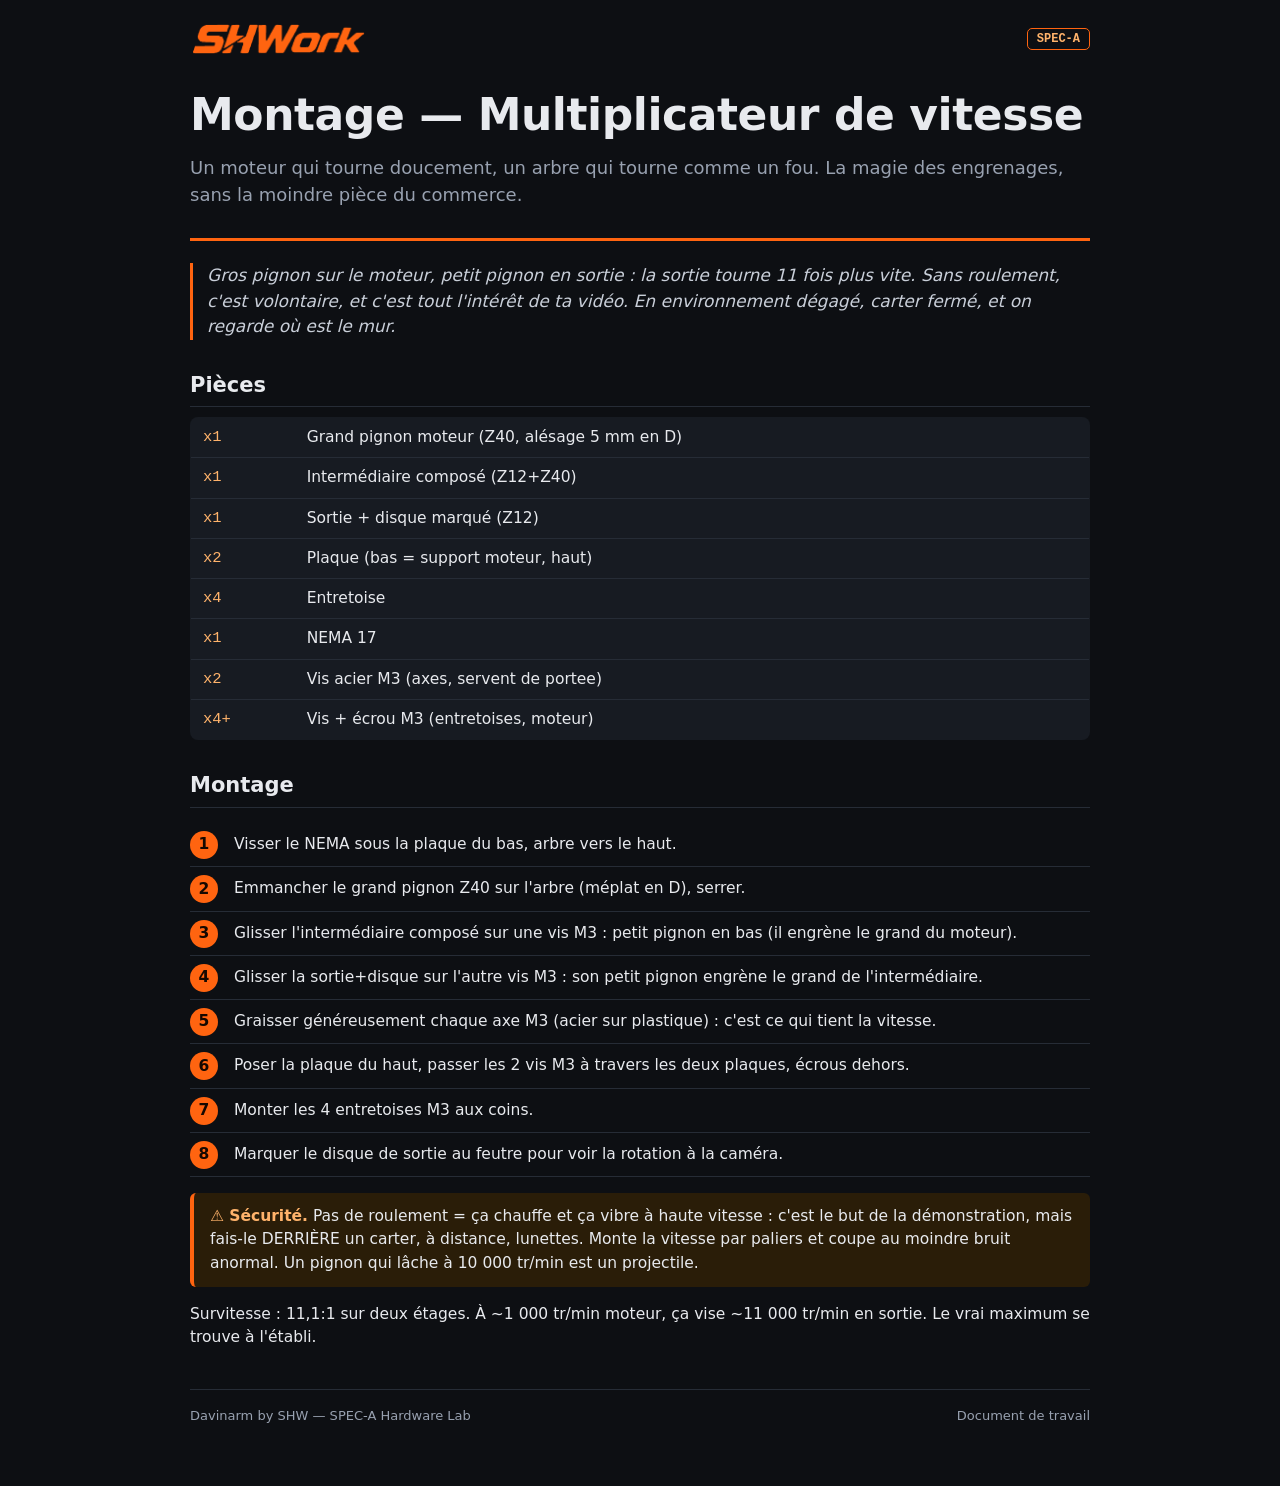
<file: web/docs/montage_multiplicateur.html>
<!doctype html><html lang="fr"><head><meta charset="utf-8"><meta name="viewport" content="width=device-width,initial-scale=1"><title>Montage — Multiplicateur de vitesse</title>
<style>
:root{--bg:#0d0f13;--p:#171b22;--l:#262c36;--t:#e8eaee;--m:#98a1b0;--a:#ff6410;--a2:#ffb36b}
*{box-sizing:border-box}body{margin:0;background:var(--bg);color:var(--t);font:15.5px/1.5 "Segoe UI",system-ui,sans-serif}
.w{max-width:940px;margin:auto;padding:0 20px 60px}
header{border-bottom:3px solid var(--a);padding:22px 0 30px;margin-bottom:8px}
.top{display:flex;align-items:center;gap:14px;margin-bottom:26px}.logo{height:34px}.logo-txt{font-size:22px;color:var(--a)}
.code{margin-left:auto;font:600 12px Consolas,monospace;border:1px solid var(--a);color:var(--a2);padding:3px 9px;border-radius:5px}
h1{font-size:clamp(28px,5vw,44px);margin:0 0 6px;letter-spacing:-.01em}
.st{color:var(--m);margin:0;font-size:18px}
.lead{font-size:17px;color:#c9cfd9;font-style:italic;border-left:3px solid var(--a);padding-left:14px;margin:22px 0}
h2{font-size:21px;margin:30px 0 10px;border-bottom:1px solid var(--l);padding-bottom:5px}
.t{width:100%;border-collapse:collapse;background:var(--p);border:1px solid var(--l);border-radius:8px;overflow:hidden}
.t td,.t th{padding:8px 12px;border-bottom:1px solid var(--l);text-align:left}.t tr:last-child td{border-bottom:0}
.t th{color:var(--m);font-size:12px;letter-spacing:.08em;text-transform:uppercase}
td.q,.pin{font-family:Consolas,monospace;color:var(--a2);white-space:nowrap}td.c{color:var(--m);font-size:14px}
ol.et{counter-reset:e;list-style:none;padding:0}ol.et li{counter-increment:e;position:relative;padding:10px 0 10px 44px;border-bottom:1px solid var(--l)}
ol.et li:before{content:counter(e);position:absolute;left:0;top:8px;width:28px;height:28px;background:var(--a);color:#160800;border-radius:50%;display:flex;align-items:center;justify-content:center;font-weight:700}
.note{color:var(--m);font-size:14px;margin:8px 2px}
.warn{background:#2a1d08;border-left:4px solid var(--a);border-radius:6px;padding:12px 16px;margin:16px 0}.warn b{color:var(--a2)}
.fig{background:var(--p);border:1px solid var(--l);border-radius:8px;padding:14px;overflow:auto}
footer{margin-top:40px;border-top:1px solid var(--l);padding-top:16px;color:var(--m);font-size:13px;display:flex;justify-content:space-between;gap:12px;flex-wrap:wrap}
@media print{body{background:#fff;color:#111}.t,.fig{background:#fff;border-color:#ccc}.lead,.st,td.c,.note,.t th,footer{color:#555}.warn{background:#f6efe2}h2{break-after:avoid}.t,ol.et li,.warn{break-inside:avoid}}
</style></head><body><div class="w">
<header><div class="top"><img class="logo" src="[data-uri]" alt="SHWork"><span class="code">SPEC-A</span></div><h1>Montage — Multiplicateur de vitesse</h1><p class="st">Un moteur qui tourne doucement, un arbre qui tourne comme un fou. La magie des engrenages, sans la moindre pièce du commerce.</p></header>
<p class="lead">Gros pignon sur le moteur, petit pignon en sortie : la sortie tourne 11 fois plus vite. Sans roulement, c&#x27;est volontaire, et c&#x27;est tout l&#x27;intérêt de ta vidéo. En environnement dégagé, carter fermé, et on regarde où est le mur.</p><h2>Pièces</h2><table class="t"><tbody><tr><td class="q">x1</td><td>Grand pignon moteur (Z40, alésage 5 mm en D)</td></tr><tr><td class="q">x1</td><td>Intermédiaire composé (Z12+Z40)</td></tr><tr><td class="q">x1</td><td>Sortie + disque marqué (Z12)</td></tr><tr><td class="q">x2</td><td>Plaque (bas = support moteur, haut)</td></tr><tr><td class="q">x4</td><td>Entretoise</td></tr><tr><td class="q">x1</td><td>NEMA 17</td></tr><tr><td class="q">x2</td><td>Vis acier M3 (axes, servent de portee)</td></tr><tr><td class="q">x4+</td><td>Vis + écrou M3 (entretoises, moteur)</td></tr></tbody></table><h2>Montage</h2><ol class="et"><li>Visser le NEMA sous la plaque du bas, arbre vers le haut.</li><li>Emmancher le grand pignon Z40 sur l&#x27;arbre (méplat en D), serrer.</li><li>Glisser l&#x27;intermédiaire composé sur une vis M3 : petit pignon en bas (il engrène le grand du moteur).</li><li>Glisser la sortie+disque sur l&#x27;autre vis M3 : son petit pignon engrène le grand de l&#x27;intermédiaire.</li><li>Graisser généreusement chaque axe M3 (acier sur plastique) : c&#x27;est ce qui tient la vitesse.</li><li>Poser la plaque du haut, passer les 2 vis M3 à travers les deux plaques, écrous dehors.</li><li>Monter les 4 entretoises M3 aux coins.</li><li>Marquer le disque de sortie au feutre pour voir la rotation à la caméra.</li></ol><div class="warn"><b>⚠ Sécurité.</b> Pas de roulement = ça chauffe et ça vibre à haute vitesse : c&#x27;est le but de la démonstration, mais fais-le DERRIÈRE un carter, à distance, lunettes. Monte la vitesse par paliers et coupe au moindre bruit anormal. Un pignon qui lâche à 10 000 tr/min est un projectile.</div><p>Survitesse : 11,1:1 sur deux étages. À ~1 000 tr/min moteur, ça vise ~11 000 tr/min en sortie. Le vrai maximum se trouve à l&#x27;établi.</p>
<footer><span>Davinarm by SHW — SPEC-A Hardware Lab</span><span>Document de travail</span></footer>
</div></body></html>
</file>
